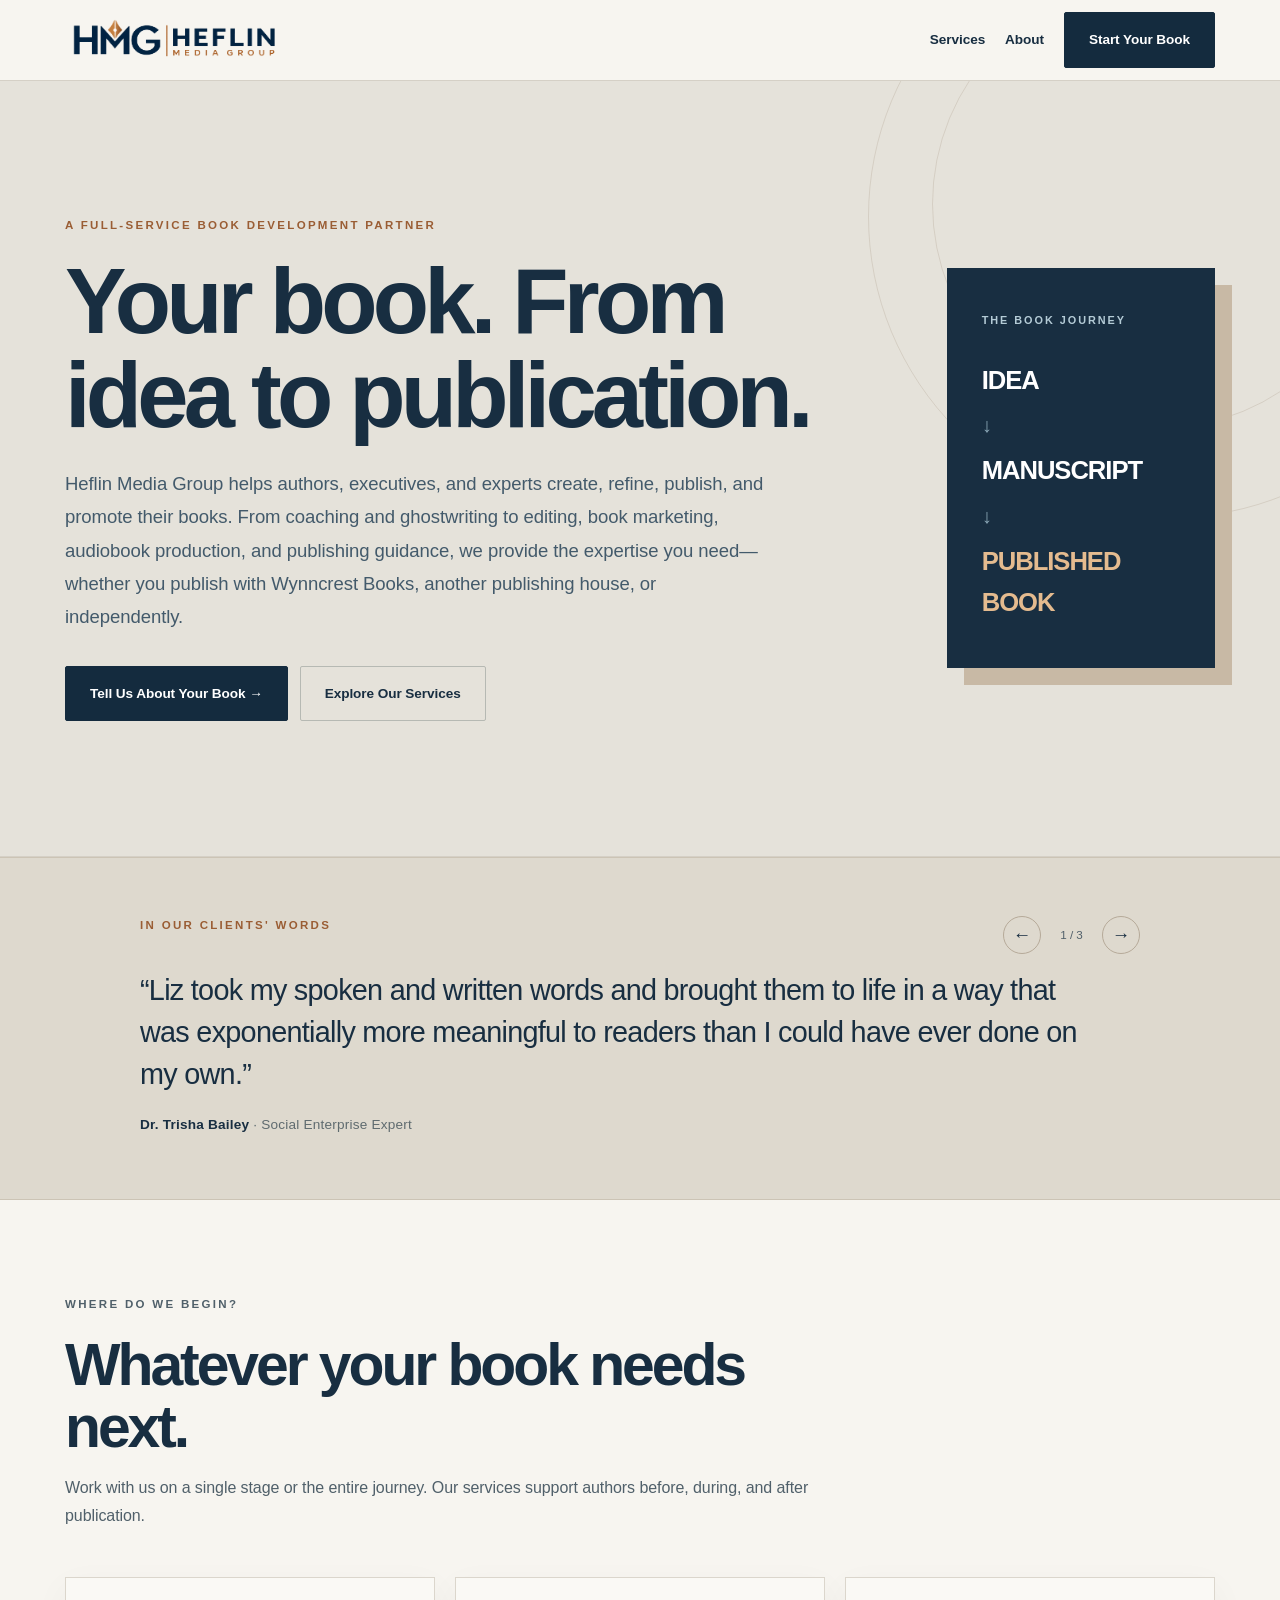
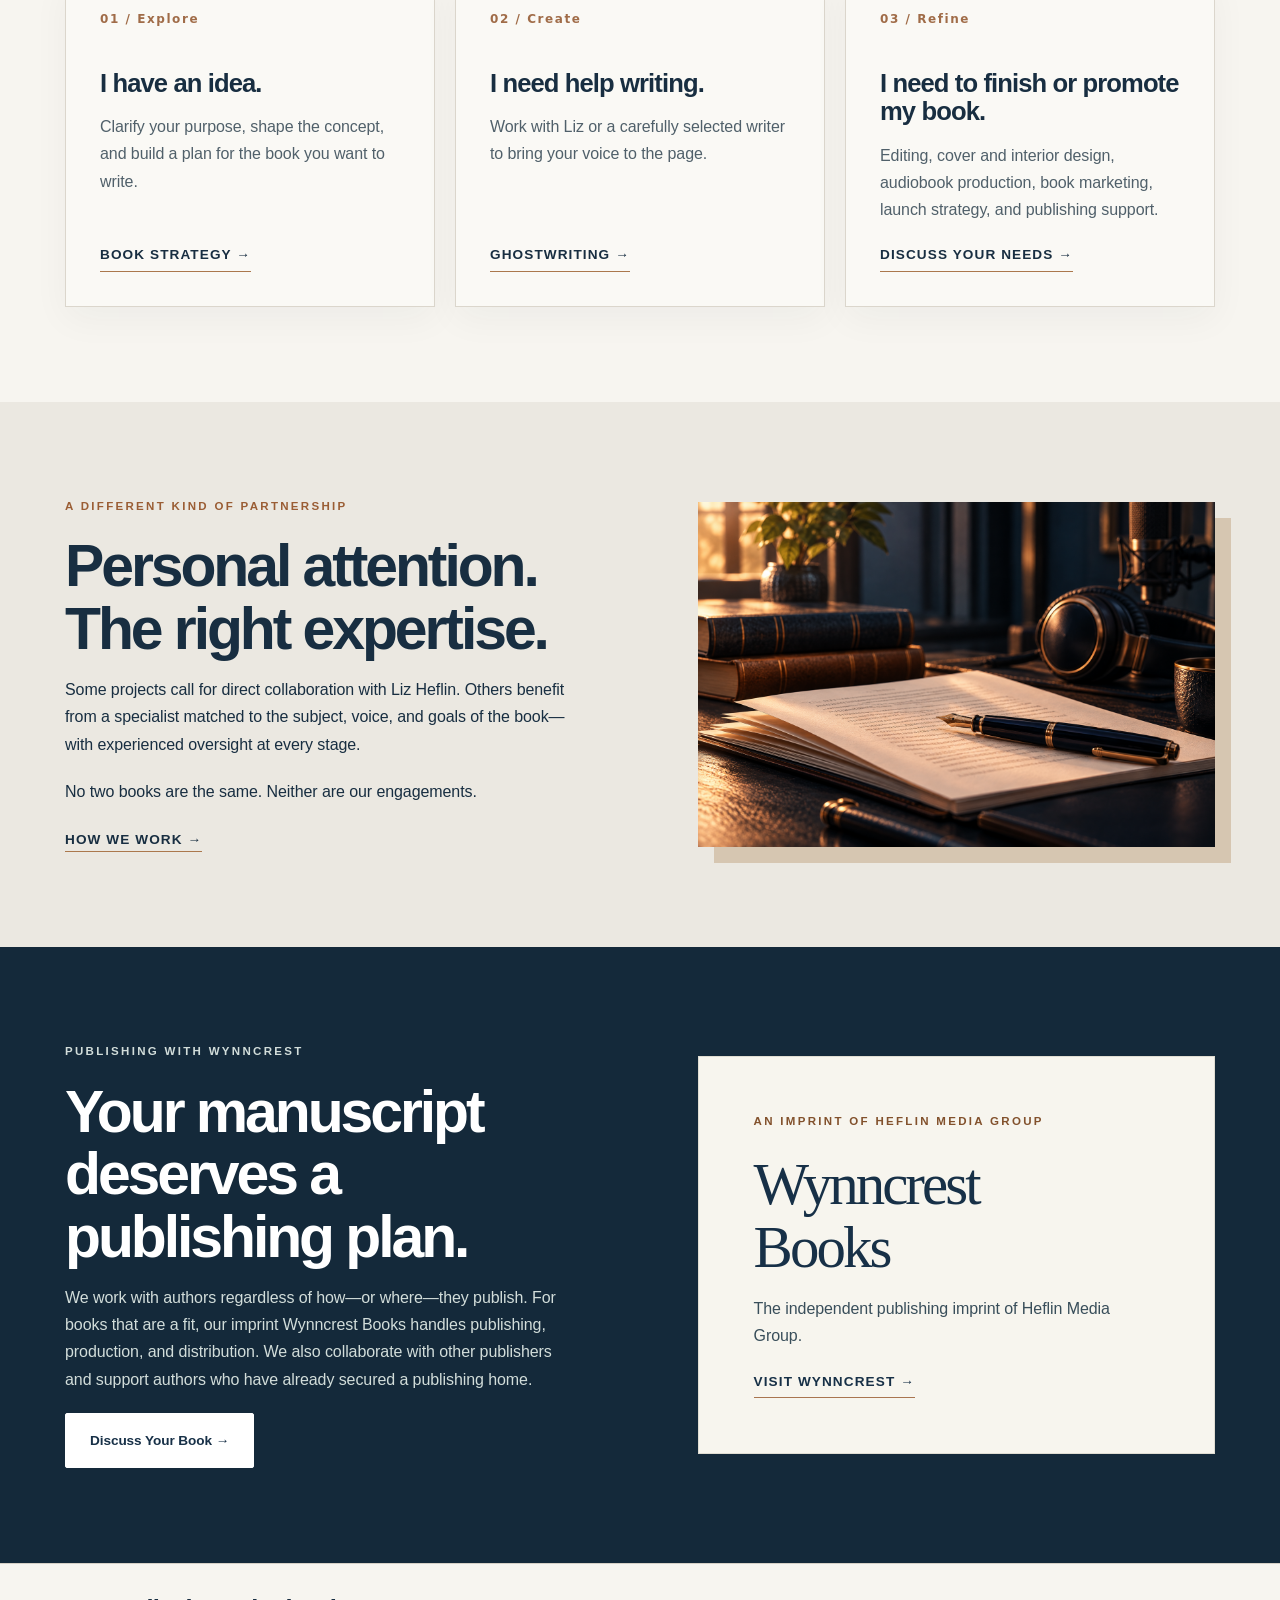
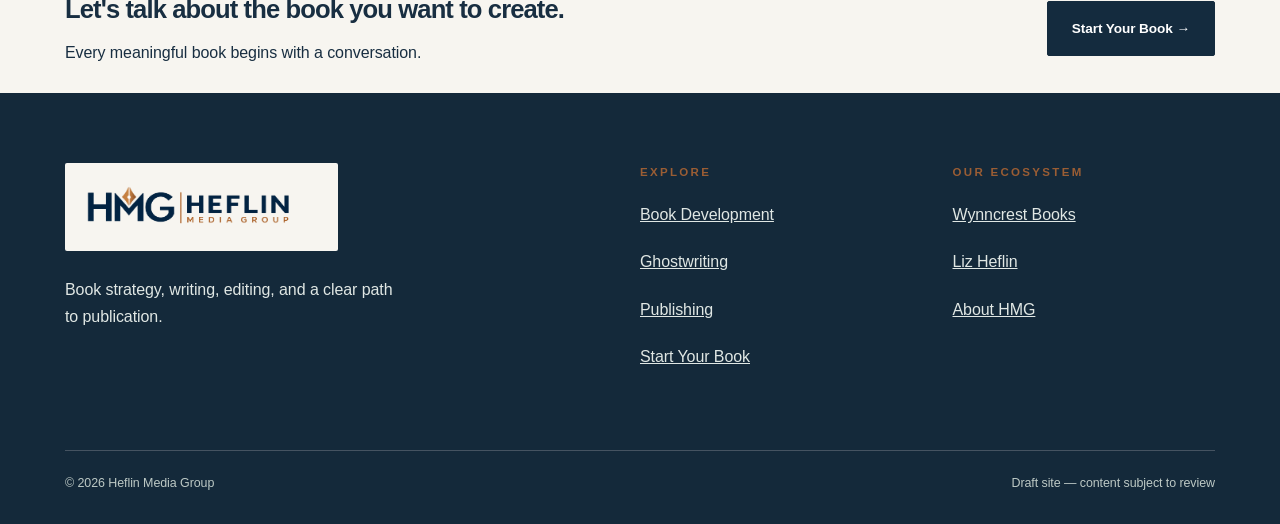
<file: index.html>
<!doctype html><html lang="en"><head><meta charset="utf-8"><meta name="viewport" content="width=device-width,initial-scale=1"><meta name="theme-color" content="#132a40"><meta name="robots" content="index,follow,max-image-preview:large"><title>Book Strategy, Ghostwriting & Manuscript Development | Heflin Media Group</title><meta name="description" content="Heflin Media Group helps authors and leaders create nonfiction books through strategy, coaching, ghostwriting and editorial development, with a path to publishing through Wynncrest Books."><link rel="canonical" href="https://heflinmedia.com/"><meta property="og:type" content="website"><meta property="og:site_name" content="Heflin Media Group"><meta property="og:title" content="Book Strategy, Ghostwriting & Manuscript Development | Heflin Media Group"><meta property="og:description" content="Heflin Media Group helps authors and leaders create nonfiction books through strategy, coaching, ghostwriting and editorial development, with a path to publishing through Wynncrest Books."><meta property="og:url" content="https://heflinmedia.com/"><meta property="og:image" content="https://heflinmedia.com/images/hmg-web.png"><meta name="twitter:card" content="summary"><script type="application/ld+json">{"@context":"https://schema.org","@graph":[{"@type":"Organization","@id":"https://heflinmedia.com/#organization","name":"Heflin Media Group","url":"https://heflinmedia.com/","logo":"https://heflinmedia.com/images/hmg-web.png","founder":{"@type":"Person","name":"Liz Heflin"},"subOrganization":{"@type":"Organization","name":"Wynncrest Books","url":"https://wynncrestbooks.com/"}},{"@type":"WebPage","@id":"https://heflinmedia.com/#webpage","url":"https://heflinmedia.com/","name":"Book Strategy, Ghostwriting & Manuscript Development | Heflin Media Group","description":"Heflin Media Group helps authors and leaders create nonfiction books through strategy, coaching, ghostwriting and editorial development, with a path to publishing through Wynncrest Books.","about":{"@id":"https://heflinmedia.com/#organization"},"isPartOf":{"@type":"WebSite","@id":"https://heflinmedia.com/#website","url":"https://heflinmedia.com/","name":"Heflin Media Group"}}]}</script><link rel="stylesheet" href="assets/css/style.css"><script src="assets/js/site.js" defer></script><link rel="icon" type="image/png" href="images/hmg-icon.png"><link rel="apple-touch-icon" href="images/hmg-icon.png"></head><body data-page="index"><header class="site-header"><div class="container nav"><a class="brand-logo" href="index.html" aria-label="Heflin Media Group home"><img src="images/hmg-web.png" alt="Heflin Media Group" width="240" height="80"></a><nav class="navlinks" aria-label="Main navigation"><a href="index.html#services">Services</a><a href="about.html">About</a><a class="button" href="contact.html">Start Your Book</a></nav></div></header><main><section class="hero agency-hero"><div class="container hero-grid"><div><p class="eyebrow">A full-service book development partner</p><h1>Your book. From idea to publication.</h1><p class="lede">Heflin Media Group helps authors, executives, and experts create, refine, publish, and promote their books. From coaching and ghostwriting to editing, book marketing, audiobook production, and publishing guidance, we provide the expertise you need—whether you publish with Wynncrest Books, another publishing house, or independently.</p><div class="buttonrow"><a class="button" href="contact.html">Tell Us About Your Book →</a><a class="button light" href="#services">Explore Our Services</a></div></div><aside class="hero-aside"><span class="diagram-label">THE BOOK JOURNEY</span><span class="journey-line">IDEA</span><em>↓</em><span class="journey-line">MANUSCRIPT</span><em>↓</em><span class="journey-line last">PUBLISHED BOOK</span></aside></div></section><section class="testimonial-band" aria-label="Client experiences"><div class="container testimonial-band-inner"><div class="testimonial-rotator" data-testimonial-rotator><div class="testimonial-rotator-head"><span class="eyebrow">In our clients' words</span><div class="testimonial-controls"><button type="button" data-testimonial-prev aria-label="Previous testimonial">←</button><span class="testimonial-count" data-testimonial-count>1 / 3</span><button type="button" data-testimonial-next aria-label="Next testimonial">→</button></div></div><blockquote data-testimonial-quote>“Liz took my spoken and written words and brought them to life in a way that was exponentially more meaningful to readers than I could have ever done on my own.”</blockquote><p class="testimonial-credit" data-testimonial-credit>Dr. Trisha Bailey <span>· Social Enterprise Expert</span></p><script type="application/json" class="testimonial-data">[{"quote":"Liz took my spoken and written words and brought them to life in a way that was exponentially more meaningful to readers than I could have ever done on my own.","name":"Dr. Trisha Bailey","role":"Social Enterprise Expert"},{"quote":"Thank you for picking up the golden threads and doing the heavy lifting of showing me the theme. Much appreciated!","name":"Stacie Shifflett","role":"CEO, Modern Consciousness®"},{"quote":"During this process I had a personal family emergency and I had to pause my engagement for a few weeks. However, Liz was patient, concerned and continued with me when my status changed. Together, we met the required deadline with as little stress as possible. Forever GRATEFUL Liz.","name":"Dr. Carolyn Love","role":"Founder, Greater Progressive Community Development, Inc."}]</script></div></div></section><section class="section services-section" id="services"><div class="container"><div class="intro"><p class="eyebrow">Where do we begin?</p><h2>Whatever your book needs next.</h2><p>Work with us on a single stage or the entire journey. Our services support authors before, during, and after publication.</p></div><div class="cards"><article class="card"><span class="index">01 / Explore</span><h3>I have an idea.</h3><p>Clarify your purpose, shape the concept, and build a plan for the book you want to write.</p><a class="textlink" href="book-development.html">Book strategy →</a></article><article class="card"><span class="index">02 / Create</span><h3>I need help writing.</h3><p>Work with Liz or a carefully selected writer to bring your voice to the page.</p><a class="textlink" href="ghostwriting.html">Ghostwriting →</a></article><article class="card"><span class="index">03 / Refine</span><h3>I need to finish or promote my book.</h3><p>Editing, cover and interior design, audiobook production, book marketing, launch strategy, and publishing support.</p><a class="textlink" href="contact.html">Discuss your needs →</a></article></div></div></section><section class="section alt"><div class="container split"><div><p class="eyebrow">A different kind of partnership</p><h2>Personal attention. The right expertise.</h2><p>Some projects call for direct collaboration with Liz Heflin. Others benefit from a specialist matched to the subject, voice, and goals of the book—with experienced oversight at every stage.</p><p>No two books are the same. Neither are our engagements.</p><a class="textlink" href="about.html">How we work →</a></div><figure class="editorial-photo"><img src="images/image-1.png" alt="Fountain pen and manuscript pages on a warmly lit editorial desk" loading="lazy"></figure></div></section><section class="section dark publishing-bridge"><div class="container split"><div><p class="eyebrow">Publishing with Wynncrest</p><h2>Your manuscript deserves a publishing plan.</h2><p>We work with authors regardless of how—or where—they publish. For books that are a fit, our imprint Wynncrest Books handles publishing, production, and distribution. We also collaborate with other publishers and support authors who have already secured a publishing home.</p><a class="button button-inverse" href="contact.html">Discuss Your Book →</a></div><div class="feature-panel wynncrest-panel"><p class="eyebrow">An imprint of Heflin Media Group</p><h2>Wynncrest<br>Books</h2><p>The independent publishing imprint of Heflin Media Group.</p><a href="https://www.wynncrestbooks.com/" class="textlink">Visit Wynncrest →</a></div></div></section><section class="strip"><div class="container"><h3>Let's talk about the book you want to create.</h3><a href="contact.html" class="button">Start Your Book →</a></div></section></main><footer class="footer"><div class="container"><p>Heflin Media Group · Book strategy, writing, editing, and a clear path to publication.</p><p><a href="https://wynncrestbooks.com/">Wynncrest Books</a> · <a href="contact.html">Contact</a></p></div></footer></body></html>
</file>
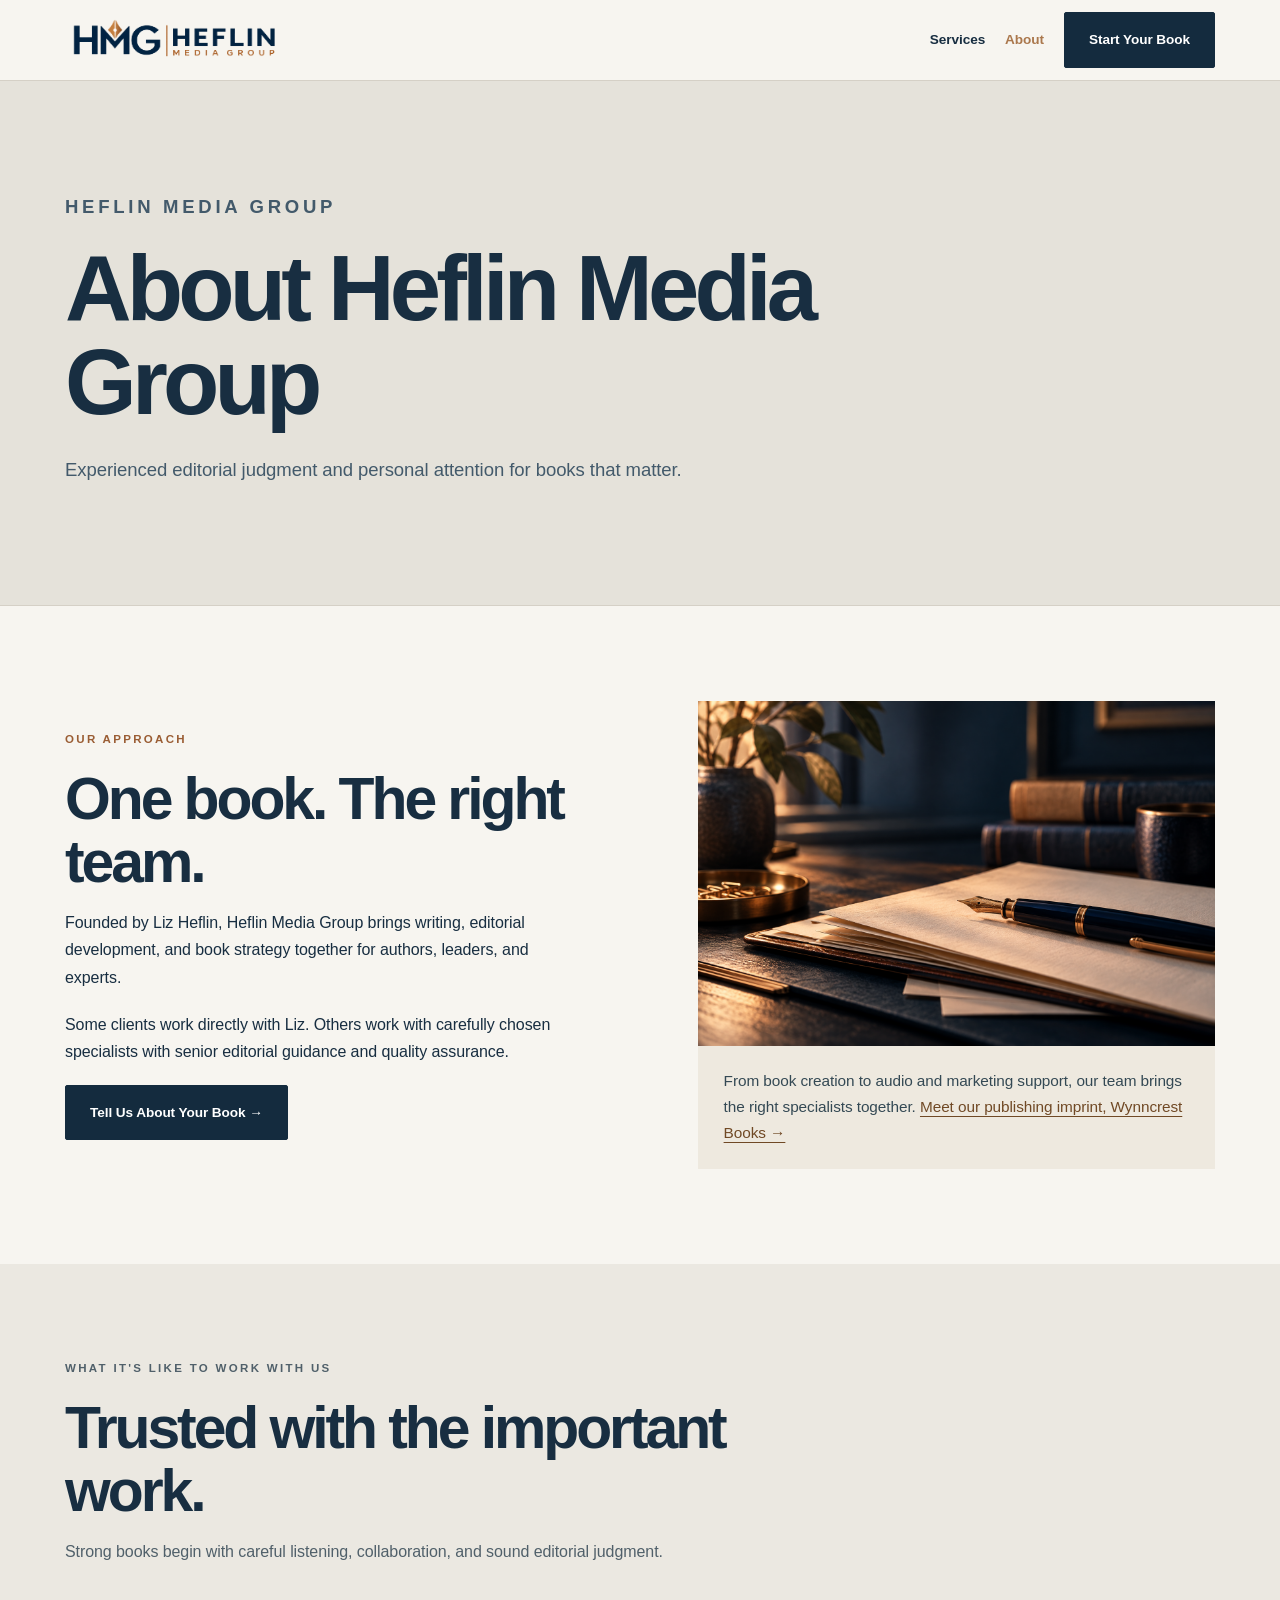
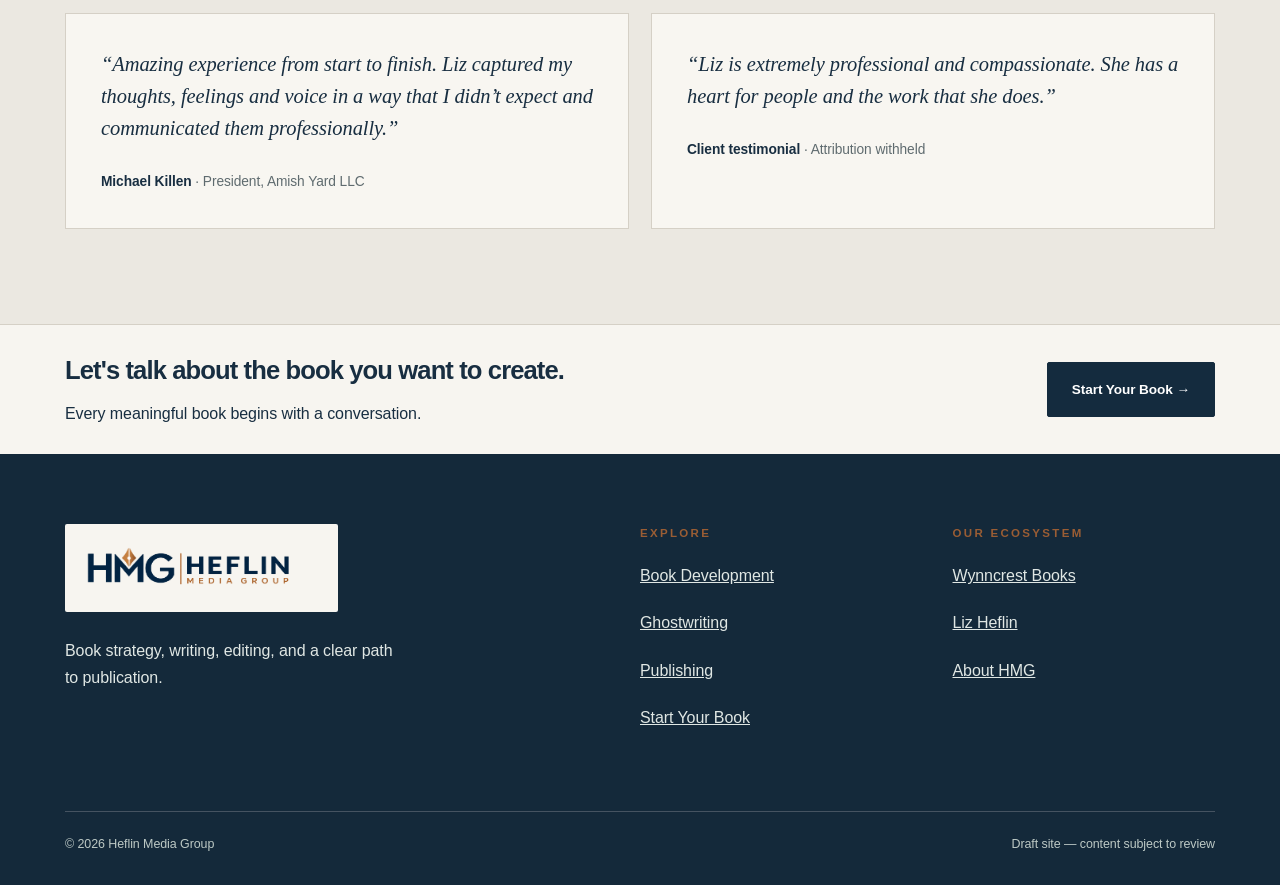
<file: about.html>
<!doctype html><html lang="en"><head><meta charset="utf-8"><meta name="viewport" content="width=device-width,initial-scale=1"><meta name="theme-color" content="#132a40"><meta name="robots" content="index,follow,max-image-preview:large"><title>About Heflin Media Group & Liz Heflin</title><meta name="description" content="Meet Heflin Media Group, founded by Liz Heflin, and learn how its writers and editors support authors from strategy through manuscript completion."><link rel="canonical" href="https://heflinmedia.com/about.html"><meta property="og:type" content="website"><meta property="og:site_name" content="Heflin Media Group"><meta property="og:title" content="About Heflin Media Group & Liz Heflin"><meta property="og:description" content="Meet Heflin Media Group, founded by Liz Heflin, and learn how its writers and editors support authors from strategy through manuscript completion."><meta property="og:url" content="https://heflinmedia.com/about.html"><meta property="og:image" content="https://heflinmedia.com/images/hmg-web.png"><meta name="twitter:card" content="summary"><script type="application/ld+json">{"@context":"https://schema.org","@graph":[{"@type":"Organization","@id":"https://heflinmedia.com/#organization","name":"Heflin Media Group","url":"https://heflinmedia.com/","logo":"https://heflinmedia.com/images/hmg-web.png","founder":{"@type":"Person","name":"Liz Heflin"},"subOrganization":{"@type":"Organization","name":"Wynncrest Books","url":"https://wynncrestbooks.com/"}},{"@type":"WebPage","@id":"https://heflinmedia.com/about.html#webpage","url":"https://heflinmedia.com/about.html","name":"About Heflin Media Group & Liz Heflin","description":"Meet Heflin Media Group, founded by Liz Heflin, and learn how its writers and editors support authors from strategy through manuscript completion.","about":{"@id":"https://heflinmedia.com/#organization"},"isPartOf":{"@type":"WebSite","@id":"https://heflinmedia.com/#website","url":"https://heflinmedia.com/","name":"Heflin Media Group"}}]}</script><link rel="stylesheet" href="assets/css/style.css"><script src="assets/js/site.js" defer></script><link rel="icon" type="image/png" href="images/hmg-icon.png"><link rel="apple-touch-icon" href="images/hmg-icon.png"></head><body data-page="about"><header class="site-header"><div class="container nav"><a class="brand-logo" href="index.html" aria-label="Heflin Media Group home"><img src="images/hmg-web.png" alt="Heflin Media Group" width="240" height="80"></a><nav class="navlinks" aria-label="Main navigation"><a href="index.html">Home</a><a href="book-development.html">Book Development</a><a href="ghostwriting.html">Ghostwriting</a><a href="publishing.html">Publishing</a><a href="about.html">About</a><a href="contact.html">Start Your Book</a></nav></div></header><main><section class="pagehero"><div class="container"><p class="eyebrow">Heflin Media Group</p><h1>About Heflin Media Group</h1><p>Experienced editorial judgment and personal attention for books that matter.</p></div></section><section class="section"><div class="container split"><div><p class="eyebrow">Our approach</p><h2>One book. The right team.</h2><p>Founded by Liz Heflin, Heflin Media Group brings writing, editorial development, and book strategy together for authors, leaders, and experts.</p><p>Some clients work directly with Liz. Others work with carefully chosen specialists with senior editorial guidance and quality assurance.</p><a class="button" href="contact.html">Tell Us About Your Book →</a></div><div class="about-visual"><img src="images/image-3.png" alt="Writing and audio production equipment beside manuscripts and books" loading="lazy"><p>From book creation to audio and marketing support, our team brings the right specialists together. <a href="https://www.wynncrestbooks.com/">Meet our publishing imprint, Wynncrest Books →</a></p></div></div></section><section class="section alt about-testimonials"><div class="container"><div class="intro"><p class="eyebrow">What it's like to work with us</p><h2>Trusted with the important work.</h2><p>Strong books begin with careful listening, collaboration, and sound editorial judgment.</p></div><div class="testimonial-pair"><figure class="testimonial-card"><blockquote>“Amazing experience from start to finish. Liz captured my thoughts, feelings and voice in a way that I didn’t expect and communicated them professionally.”</blockquote><figcaption>Michael Killen <span>· President, Amish Yard LLC</span></figcaption></figure><figure class="testimonial-card"><blockquote>“Liz is extremely professional and compassionate. She has a heart for people and the work that she does.”</blockquote><figcaption>Client testimonial <span>· Attribution withheld</span></figcaption></figure></div></div></section><section class="strip"><div class="container"><h3>Let's talk about the book you want to create.</h3><a href="contact.html" class="button">Start Your Book →</a></div></section></main><footer class="footer"><div class="container"><p>Heflin Media Group · Book strategy, writing, editing, and a clear path to publication.</p><p><a href="https://wynncrestbooks.com/">Wynncrest Books</a> · <a href="contact.html">Contact</a></p></div></footer></body></html>
</file>
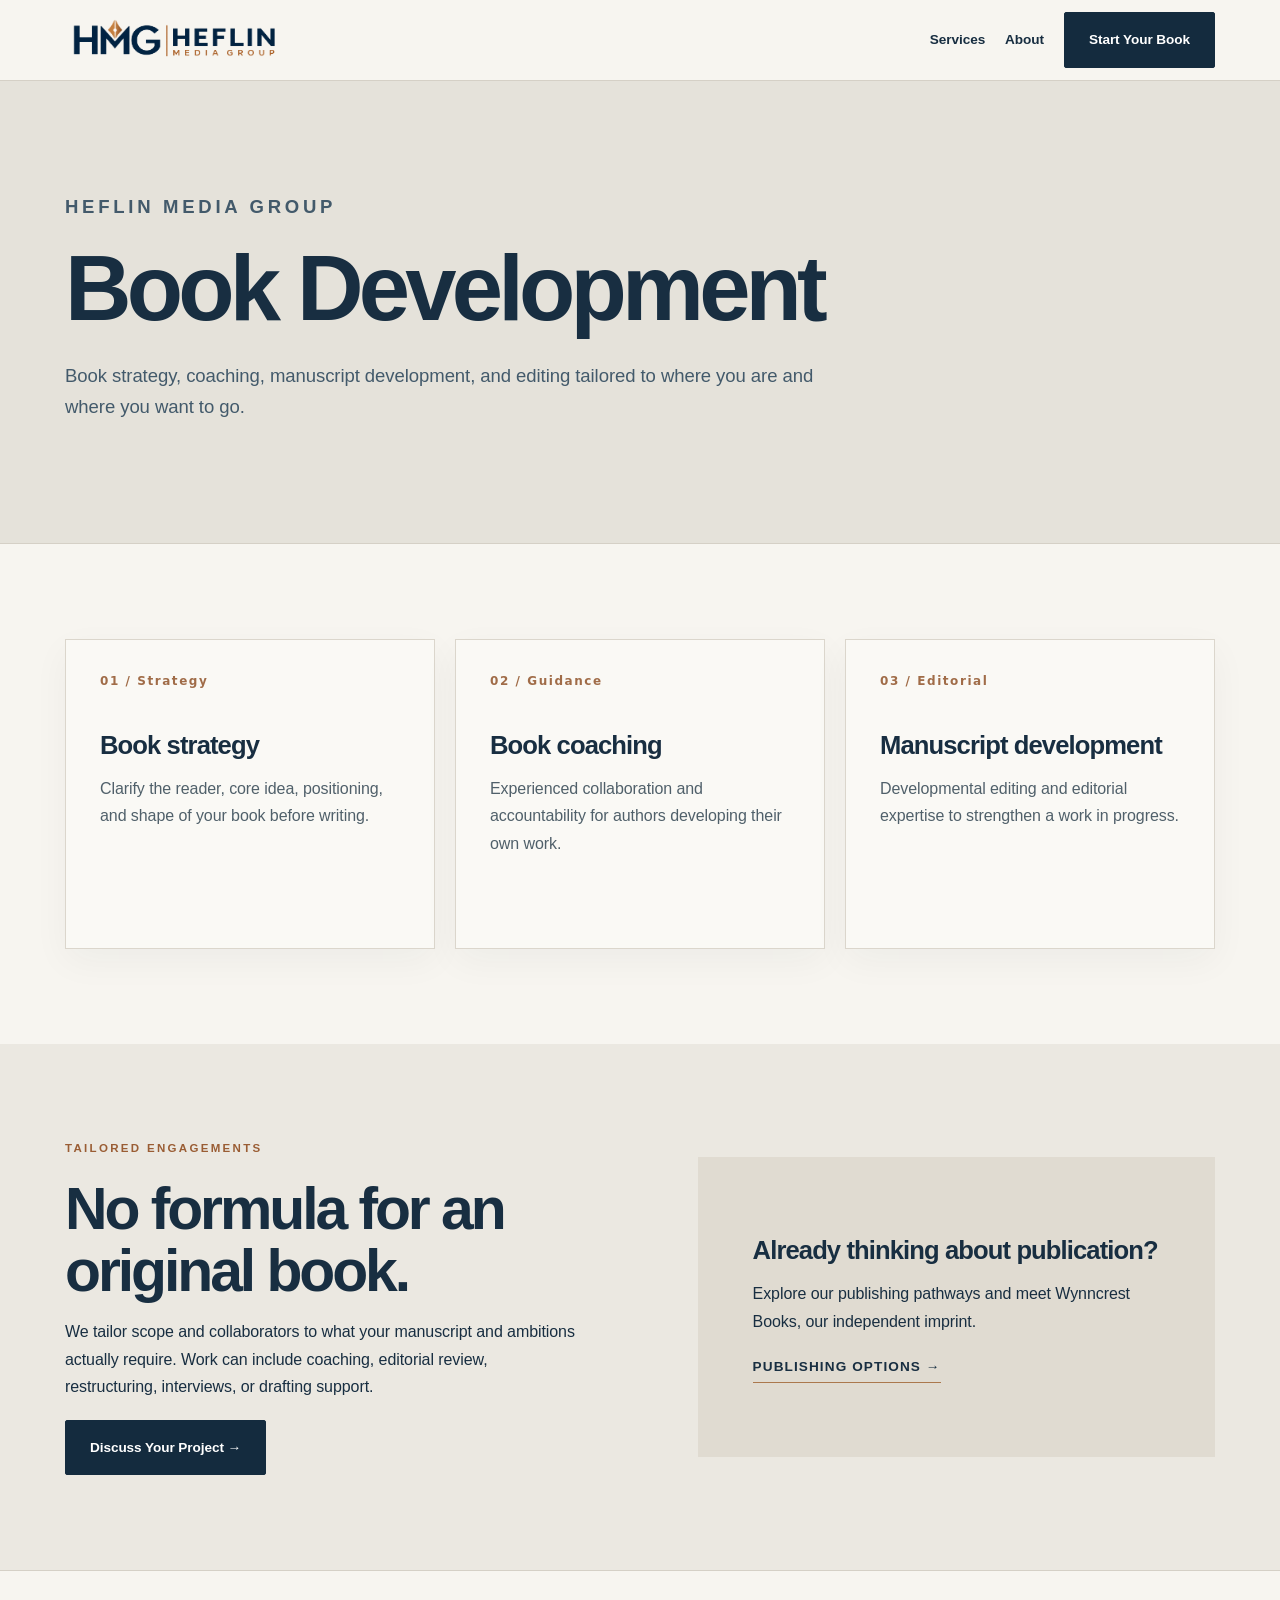
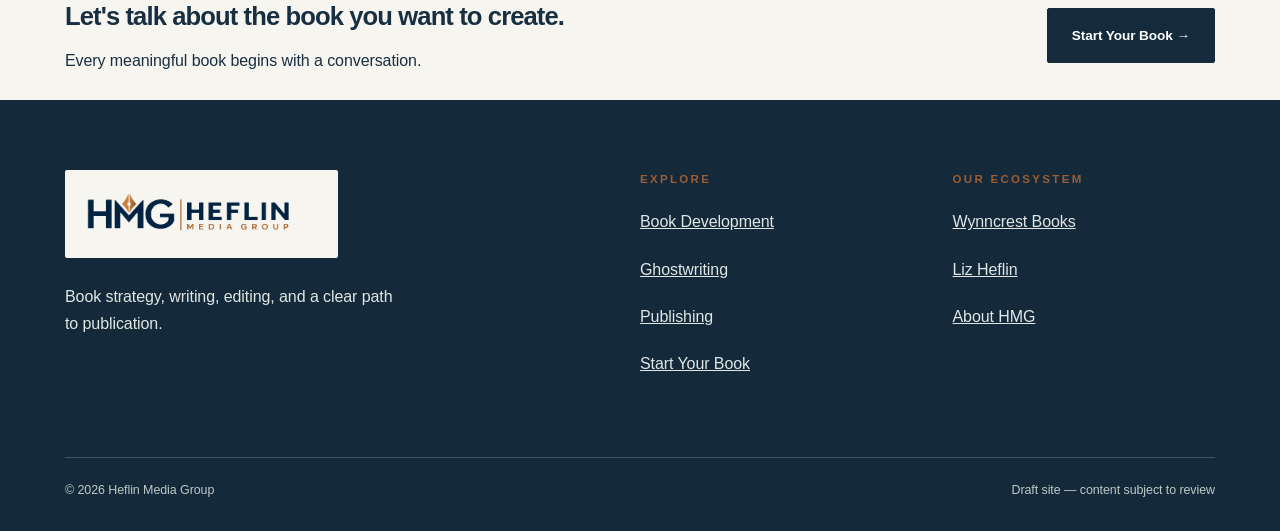
<file: book-development.html>
<!doctype html><html lang="en"><head><meta charset="utf-8"><meta name="viewport" content="width=device-width,initial-scale=1"><meta name="theme-color" content="#132a40"><meta name="robots" content="index,follow,max-image-preview:large"><title>Book Development, Strategy & Coaching | Heflin Media Group</title><meta name="description" content="Expert book strategy, coaching, manuscript development and editorial guidance tailored to authors, executives and thought leaders."><link rel="canonical" href="https://heflinmedia.com/book-development.html"><meta property="og:type" content="website"><meta property="og:site_name" content="Heflin Media Group"><meta property="og:title" content="Book Development, Strategy & Coaching | Heflin Media Group"><meta property="og:description" content="Expert book strategy, coaching, manuscript development and editorial guidance tailored to authors, executives and thought leaders."><meta property="og:url" content="https://heflinmedia.com/book-development.html"><meta property="og:image" content="https://heflinmedia.com/images/hmg-web.png"><meta name="twitter:card" content="summary"><script type="application/ld+json">{"@context":"https://schema.org","@graph":[{"@type":"Organization","@id":"https://heflinmedia.com/#organization","name":"Heflin Media Group","url":"https://heflinmedia.com/","logo":"https://heflinmedia.com/images/hmg-web.png","founder":{"@type":"Person","name":"Liz Heflin"},"subOrganization":{"@type":"Organization","name":"Wynncrest Books","url":"https://wynncrestbooks.com/"}},{"@type":"WebPage","@id":"https://heflinmedia.com/book-development.html#webpage","url":"https://heflinmedia.com/book-development.html","name":"Book Development, Strategy & Coaching | Heflin Media Group","description":"Expert book strategy, coaching, manuscript development and editorial guidance tailored to authors, executives and thought leaders.","about":{"@id":"https://heflinmedia.com/#organization"},"isPartOf":{"@type":"WebSite","@id":"https://heflinmedia.com/#website","url":"https://heflinmedia.com/","name":"Heflin Media Group"}},{"@type":"Service","name":"Book Strategy and Manuscript Development","provider":{"@id":"https://heflinmedia.com/#organization"},"areaServed":"United States","url":"https://heflinmedia.com/book-development.html"}]}</script><link rel="stylesheet" href="assets/css/style.css"><script src="assets/js/site.js" defer></script><link rel="icon" type="image/png" href="images/hmg-icon.png"><link rel="apple-touch-icon" href="images/hmg-icon.png"></head><body data-page="book-development"><header class="site-header"><div class="container nav"><a class="brand-logo" href="index.html" aria-label="Heflin Media Group home"><img src="images/hmg-web.png" alt="Heflin Media Group" width="240" height="80"></a><nav class="navlinks" aria-label="Main navigation"><a href="index.html">Home</a><a href="book-development.html">Book Development</a><a href="ghostwriting.html">Ghostwriting</a><a href="publishing.html">Publishing</a><a href="about.html">About</a><a href="contact.html">Start Your Book</a></nav></div></header><main><section class="pagehero"><div class="container"><p class="eyebrow">Heflin Media Group</p><h1>Book Development</h1><p>Book strategy, coaching, manuscript development, and editing tailored to where you are and where you want to go.</p></div></section><section class="section"><div class="container"><div class="cards"><article class="card"><span class="index">01 / Strategy</span><h3>Book strategy</h3><p>Clarify the reader, core idea, positioning, and shape of your book before writing.</p></article><article class="card"><span class="index">02 / Guidance</span><h3>Book coaching</h3><p>Experienced collaboration and accountability for authors developing their own work.</p></article><article class="card"><span class="index">03 / Editorial</span><h3>Manuscript development</h3><p>Developmental editing and editorial expertise to strengthen a work in progress.</p></article></div></div></section><section class="section alt"><div class="container split"><div><p class="eyebrow">Tailored engagements</p><h2>No formula for an original book.</h2><p>We tailor scope and collaborators to what your manuscript and ambitions actually require. Work can include coaching, editorial review, restructuring, interviews, or drafting support.</p><a class="button" href="contact.html">Discuss Your Project →</a></div><div class="feature-panel"><h3>Already thinking about publication?</h3><p>Explore our publishing pathways and meet Wynncrest Books, our independent imprint.</p><a class="textlink" href="publishing.html">Publishing options →</a></div></div></section><section class="strip"><div class="container"><h3>Let's talk about the book you want to create.</h3><a href="contact.html" class="button">Start Your Book →</a></div></section></main><footer class="footer"><div class="container"><p>Heflin Media Group · Book strategy, writing, editing, and a clear path to publication.</p><p><a href="https://wynncrestbooks.com/">Wynncrest Books</a> · <a href="contact.html">Contact</a></p></div></footer></body></html>
</file>
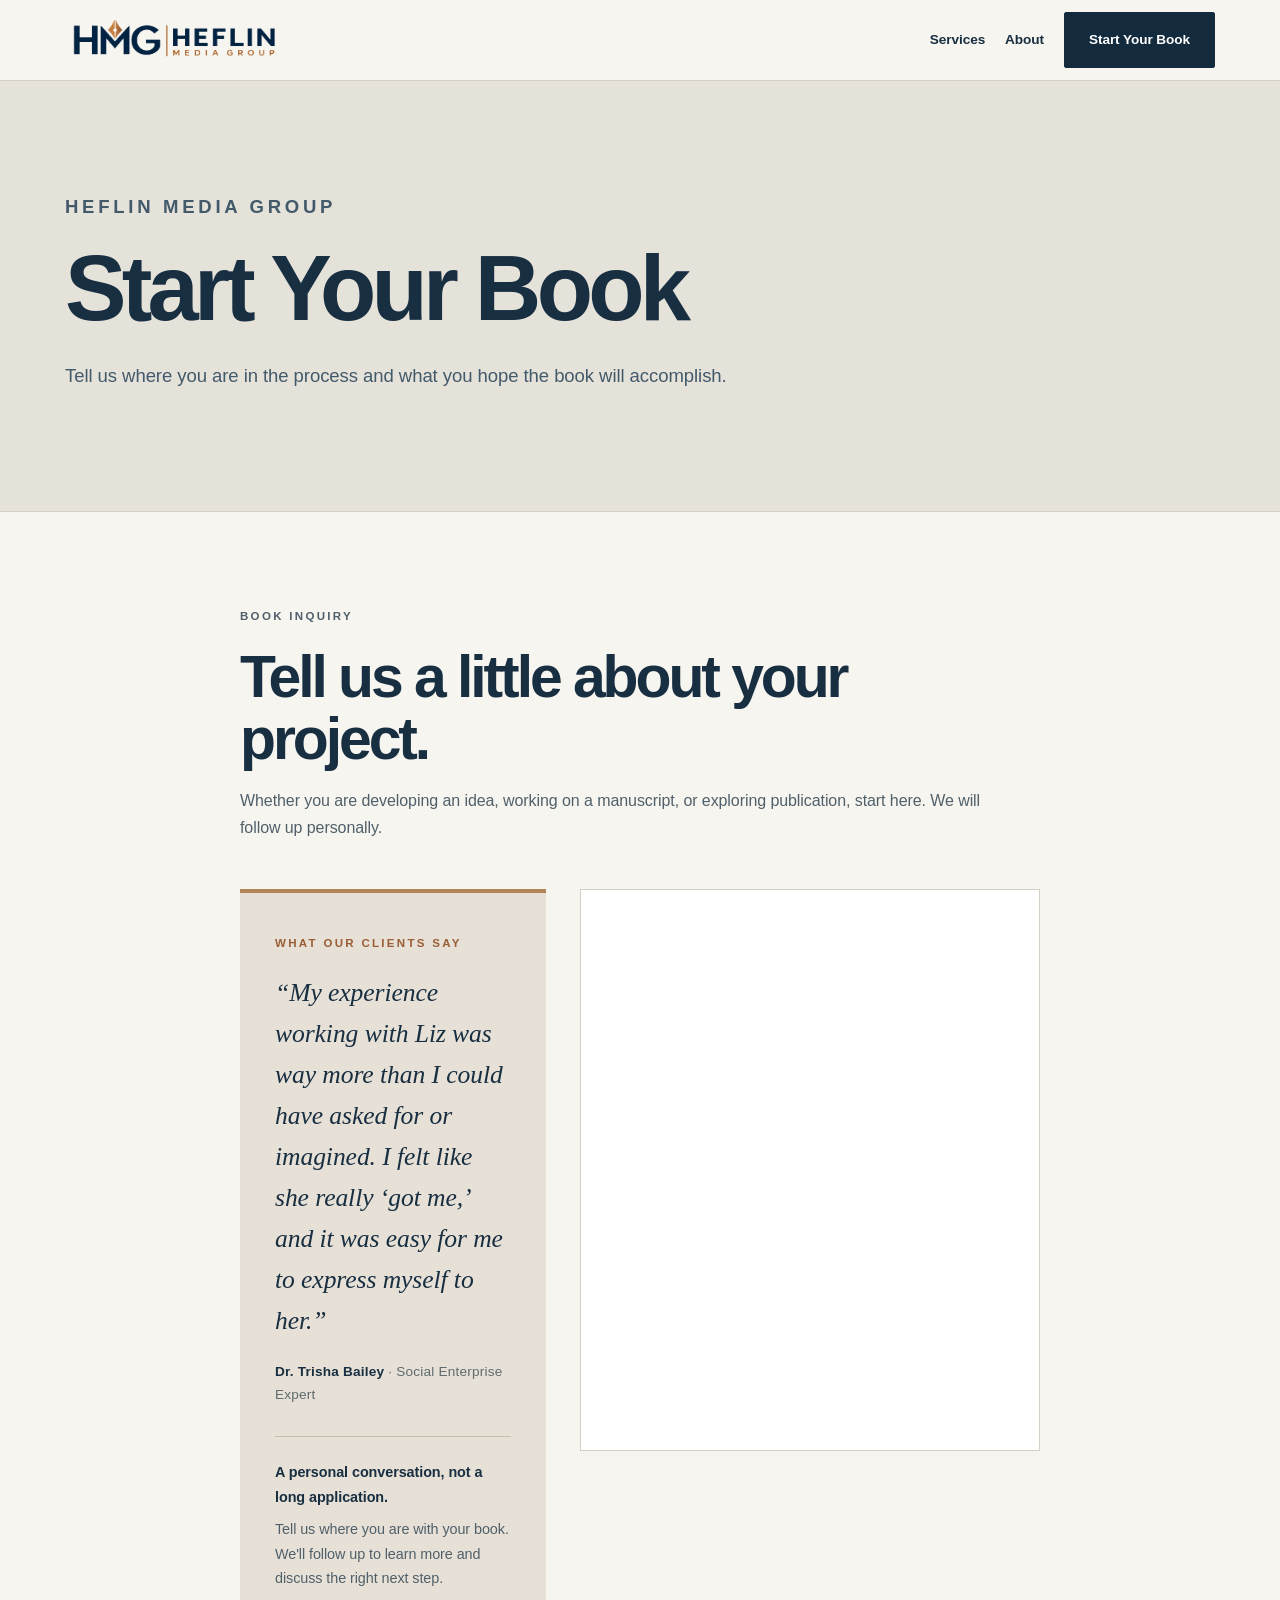
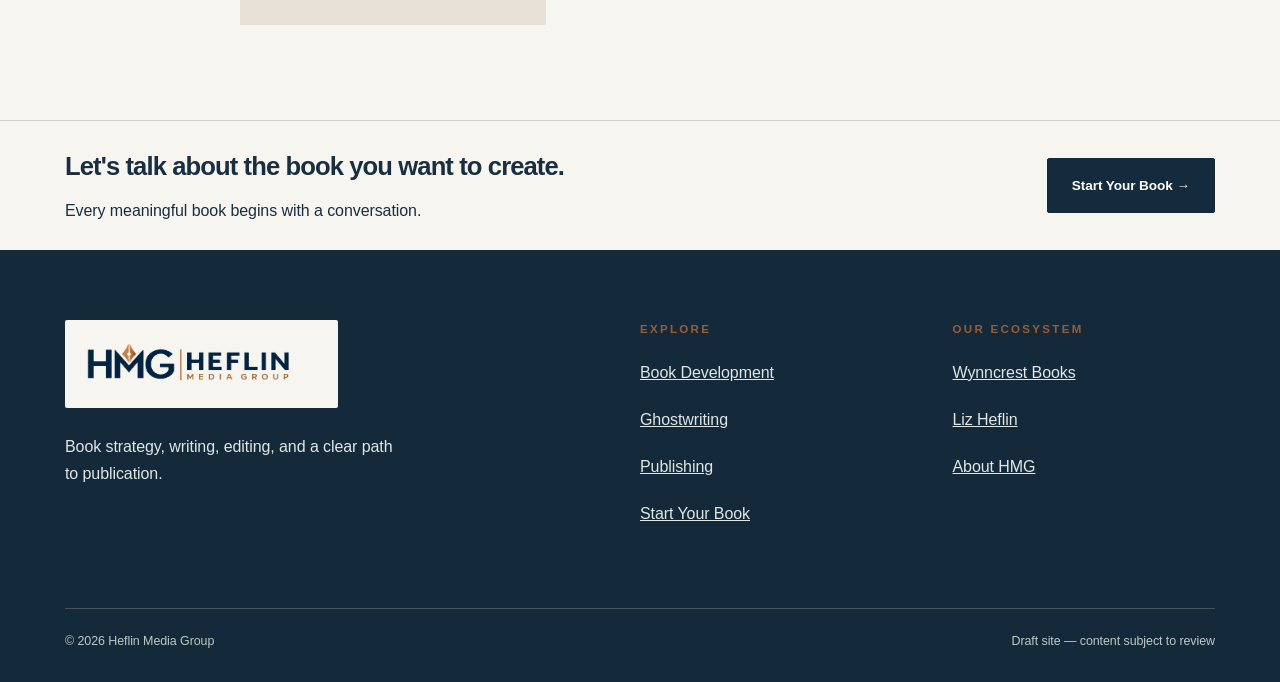
<file: contact.html>
<!doctype html><html lang="en"><head><meta charset="utf-8"><meta name="viewport" content="width=device-width,initial-scale=1"><meta name="theme-color" content="#132a40"><meta name="robots" content="index,follow,max-image-preview:large"><title>Start Your Book | Contact Heflin Media Group</title><meta name="description" content="Contact Heflin Media Group about nonfiction book strategy, coaching, ghostwriting, manuscript development and editorial services."><link rel="canonical" href="https://heflinmedia.com/contact.html"><meta property="og:type" content="website"><meta property="og:site_name" content="Heflin Media Group"><meta property="og:title" content="Start Your Book | Contact Heflin Media Group"><meta property="og:description" content="Contact Heflin Media Group about nonfiction book strategy, coaching, ghostwriting, manuscript development and editorial services."><meta property="og:url" content="https://heflinmedia.com/contact.html"><meta property="og:image" content="https://heflinmedia.com/images/hmg-web.png"><meta name="twitter:card" content="summary"><script type="application/ld+json">{"@context":"https://schema.org","@graph":[{"@type":"Organization","@id":"https://heflinmedia.com/#organization","name":"Heflin Media Group","url":"https://heflinmedia.com/","logo":"https://heflinmedia.com/images/hmg-web.png","founder":{"@type":"Person","name":"Liz Heflin"},"subOrganization":{"@type":"Organization","name":"Wynncrest Books","url":"https://wynncrestbooks.com/"}},{"@type":"WebPage","@id":"https://heflinmedia.com/contact.html#webpage","url":"https://heflinmedia.com/contact.html","name":"Start Your Book | Contact Heflin Media Group","description":"Contact Heflin Media Group about nonfiction book strategy, coaching, ghostwriting, manuscript development and editorial services.","about":{"@id":"https://heflinmedia.com/#organization"},"isPartOf":{"@type":"WebSite","@id":"https://heflinmedia.com/#website","url":"https://heflinmedia.com/","name":"Heflin Media Group"}}]}</script><link rel="stylesheet" href="assets/css/style.css"><script src="assets/js/site.js" defer></script><link rel="icon" type="image/png" href="images/hmg-icon.png"><link rel="apple-touch-icon" href="images/hmg-icon.png"></head><body data-page="contact"><header class="site-header"><div class="container nav"><a class="brand-logo" href="index.html" aria-label="Heflin Media Group home"><img src="images/hmg-web.png" alt="Heflin Media Group" width="240" height="80"></a><nav class="navlinks" aria-label="Main navigation"><a href="index.html">Home</a><a href="book-development.html">Book Development</a><a href="ghostwriting.html">Ghostwriting</a><a href="publishing.html">Publishing</a><a href="about.html">About</a><a href="contact.html">Start Your Book</a></nav></div></header><main><section class="pagehero"><div class="container"><p class="eyebrow">Heflin Media Group</p><h1>Start Your Book</h1><p>Tell us where you are in the process and what you hope the book will accomplish.</p></div></section><section class="section"><div class="container narrow"><div class="intro"><p class="eyebrow">Book inquiry</p><h2>Tell us a little about your project.</h2><p>Whether you are developing an idea, working on a manuscript, or exploring publication, start here. We will follow up personally.</p></div><div class="inquiry-layout"><aside class="form-testimonial"><span class="eyebrow">What our clients say</span><blockquote>“My experience working with Liz was way more than I could have asked for or imagined. I felt like she really ‘got me,’ and it was easy for me to express myself to her.”</blockquote><p class="testimonial-credit">Dr. Trisha Bailey <span>· Social Enterprise Expert</span></p><div class="testimonial-reassurance"><strong>A personal conversation, not a long application.</strong><p>Tell us where you are with your book. We'll follow up to learn more and discuss the right next step.</p></div></aside><div class="hmg-inquiry-embed"><iframe class="hmg-airtable-form" src="https://airtable.com/embed/apploMRMRMnHPAgcf/shrUVqKQDPM6XEQXq" title="Heflin Media Group Book Inquiry" width="100%" height="533" frameborder="0" loading="lazy"></iframe></div></div></div></section><section class="strip"><div class="container"><h3>Let's talk about the book you want to create.</h3><a href="contact.html" class="button">Start Your Book →</a></div></section></main><footer class="footer"><div class="container"><p>Heflin Media Group · Book strategy, writing, editing, and a clear path to publication.</p><p><a href="https://wynncrestbooks.com/">Wynncrest Books</a> · <a href="contact.html">Contact</a></p></div></footer></body></html>
</file>
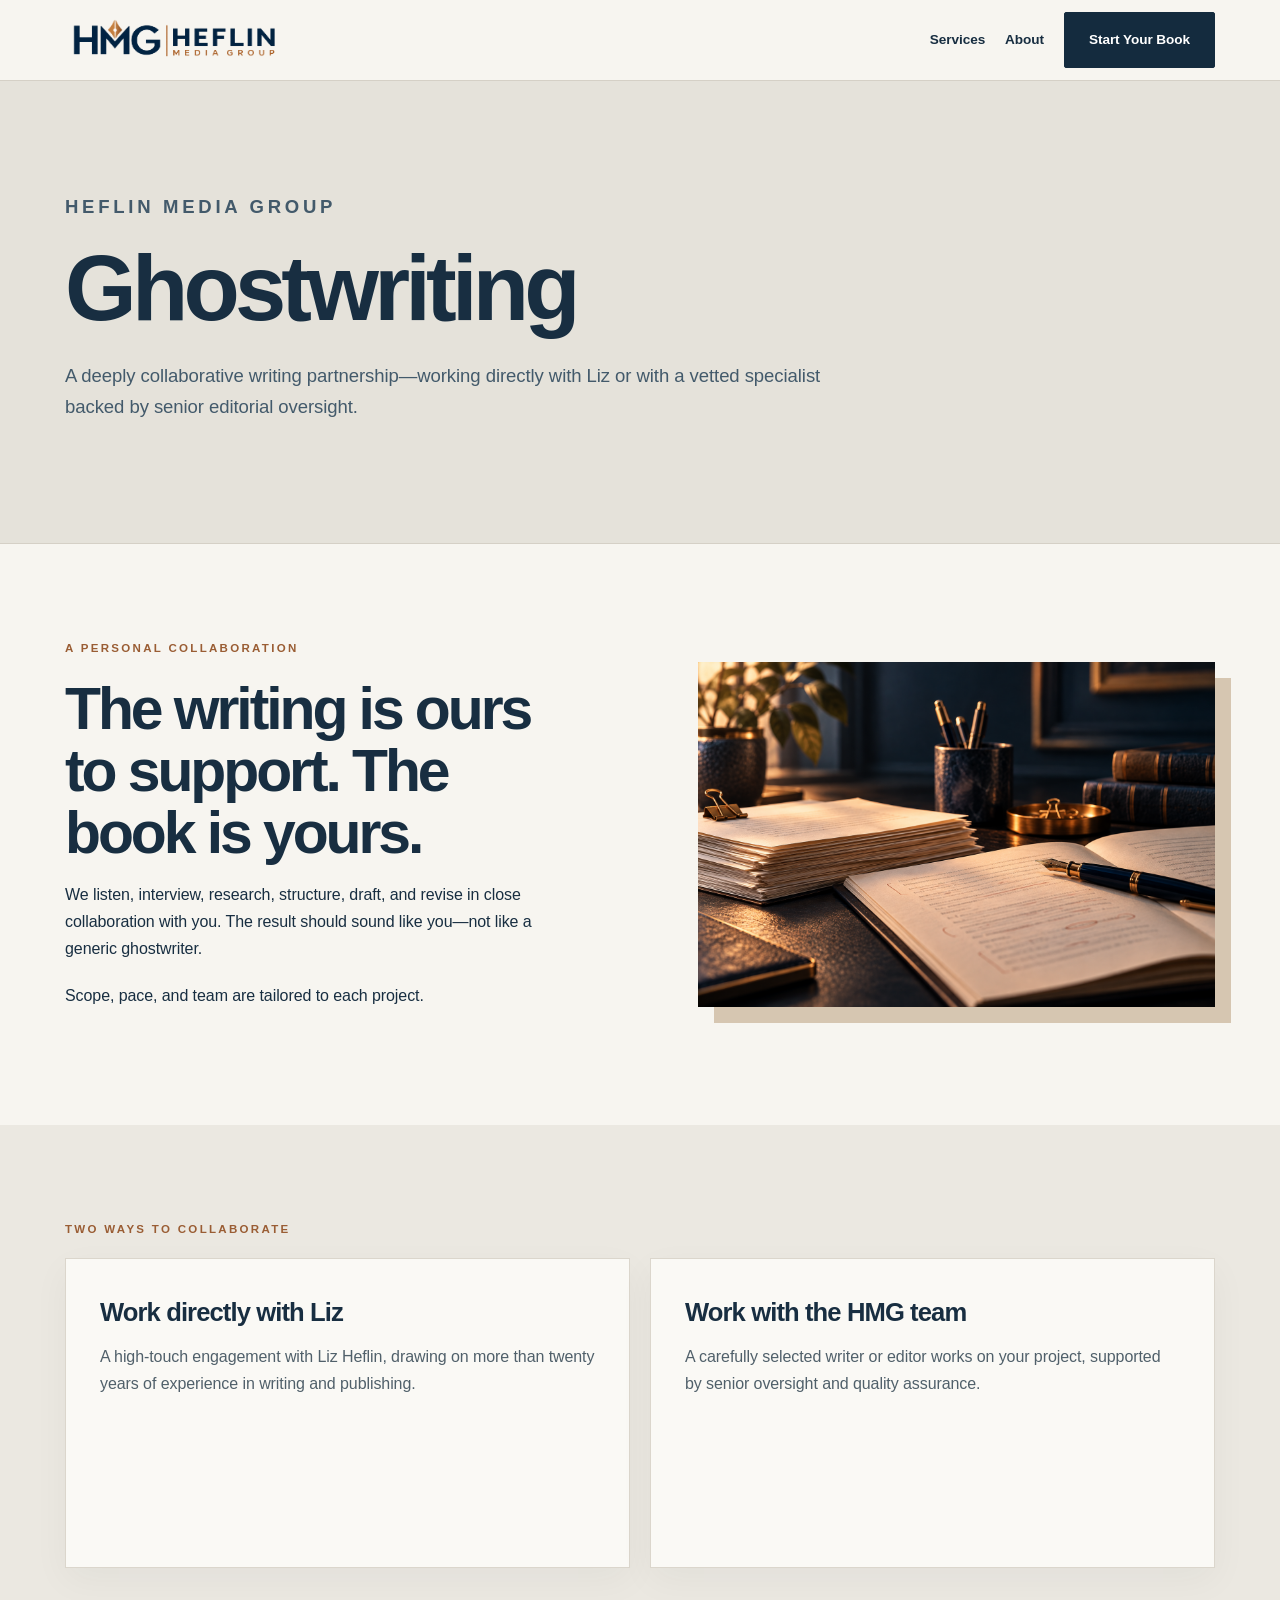
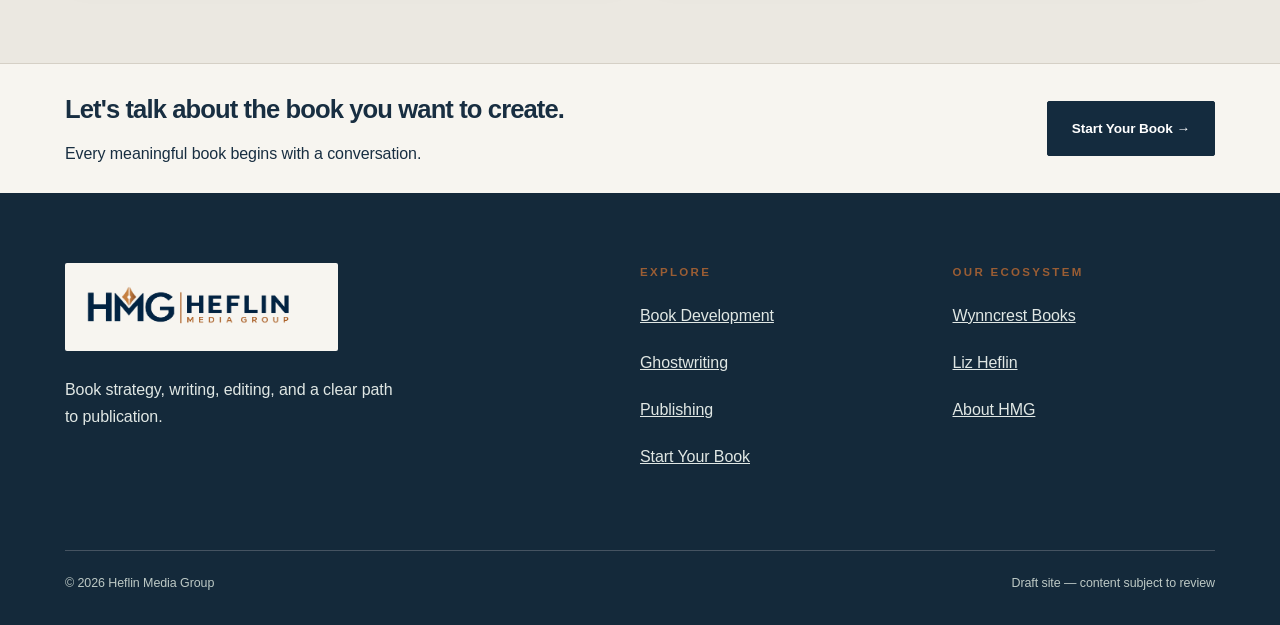
<file: ghostwriting.html>
<!doctype html><html lang="en"><head><meta charset="utf-8"><meta name="viewport" content="width=device-width,initial-scale=1"><meta name="theme-color" content="#132a40"><meta name="robots" content="index,follow,max-image-preview:large"><title>Nonfiction Ghostwriting Services | Heflin Media Group</title><meta name="description" content="Collaborative nonfiction ghostwriting with Liz Heflin or a vetted writing specialist, supported by experienced editorial oversight."><link rel="canonical" href="https://heflinmedia.com/ghostwriting.html"><meta property="og:type" content="website"><meta property="og:site_name" content="Heflin Media Group"><meta property="og:title" content="Nonfiction Ghostwriting Services | Heflin Media Group"><meta property="og:description" content="Collaborative nonfiction ghostwriting with Liz Heflin or a vetted writing specialist, supported by experienced editorial oversight."><meta property="og:url" content="https://heflinmedia.com/ghostwriting.html"><meta property="og:image" content="https://heflinmedia.com/images/hmg-web.png"><meta name="twitter:card" content="summary"><script type="application/ld+json">{"@context":"https://schema.org","@graph":[{"@type":"Organization","@id":"https://heflinmedia.com/#organization","name":"Heflin Media Group","url":"https://heflinmedia.com/","logo":"https://heflinmedia.com/images/hmg-web.png","founder":{"@type":"Person","name":"Liz Heflin"},"subOrganization":{"@type":"Organization","name":"Wynncrest Books","url":"https://wynncrestbooks.com/"}},{"@type":"WebPage","@id":"https://heflinmedia.com/ghostwriting.html#webpage","url":"https://heflinmedia.com/ghostwriting.html","name":"Nonfiction Ghostwriting Services | Heflin Media Group","description":"Collaborative nonfiction ghostwriting with Liz Heflin or a vetted writing specialist, supported by experienced editorial oversight.","about":{"@id":"https://heflinmedia.com/#organization"},"isPartOf":{"@type":"WebSite","@id":"https://heflinmedia.com/#website","url":"https://heflinmedia.com/","name":"Heflin Media Group"}},{"@type":"Service","name":"Nonfiction Ghostwriting","provider":{"@id":"https://heflinmedia.com/#organization"},"areaServed":"United States","url":"https://heflinmedia.com/ghostwriting.html"}]}</script><link rel="stylesheet" href="assets/css/style.css"><script src="assets/js/site.js" defer></script><link rel="icon" type="image/png" href="images/hmg-icon.png"><link rel="apple-touch-icon" href="images/hmg-icon.png"></head><body data-page="ghostwriting"><header class="site-header"><div class="container nav"><a class="brand-logo" href="index.html" aria-label="Heflin Media Group home"><img src="images/hmg-web.png" alt="Heflin Media Group" width="240" height="80"></a><nav class="navlinks" aria-label="Main navigation"><a href="index.html">Home</a><a href="book-development.html">Book Development</a><a href="ghostwriting.html">Ghostwriting</a><a href="publishing.html">Publishing</a><a href="about.html">About</a><a href="contact.html">Start Your Book</a></nav></div></header><main><section class="pagehero"><div class="container"><p class="eyebrow">Heflin Media Group</p><h1>Ghostwriting</h1><p>A deeply collaborative writing partnership—working directly with Liz or with a vetted specialist backed by senior editorial oversight.</p></div></section><section class="section"><div class="container split"><div><p class="eyebrow">A personal collaboration</p><h2>The writing is ours to support. The book is yours.</h2><p>We listen, interview, research, structure, draft, and revise in close collaboration with you. The result should sound like you—not like a generic ghostwriter.</p><p>Scope, pace, and team are tailored to each project.</p></div><figure class="editorial-photo"><img src="images/image-2.png" alt="Manuscript pages and editorial notes on a writer’s desk" loading="lazy"></figure></div></section><section class="section alt"><div class="container"><p class="eyebrow">Two ways to collaborate</p><div class="cards" style="grid-template-columns:repeat(auto-fit,minmax(270px,1fr))"><article class="card"><h3>Work directly with Liz</h3><p>A high-touch engagement with Liz Heflin, drawing on more than twenty years of experience in writing and publishing.</p></article><article class="card"><h3>Work with the HMG team</h3><p>A carefully selected writer or editor works on your project, supported by senior oversight and quality assurance.</p></article></div></div></section><section class="strip"><div class="container"><h3>Let's talk about the book you want to create.</h3><a href="contact.html" class="button">Start Your Book →</a></div></section></main><footer class="footer"><div class="container"><p>Heflin Media Group · Book strategy, writing, editing, and a clear path to publication.</p><p><a href="https://wynncrestbooks.com/">Wynncrest Books</a> · <a href="contact.html">Contact</a></p></div></footer></body></html>
</file>
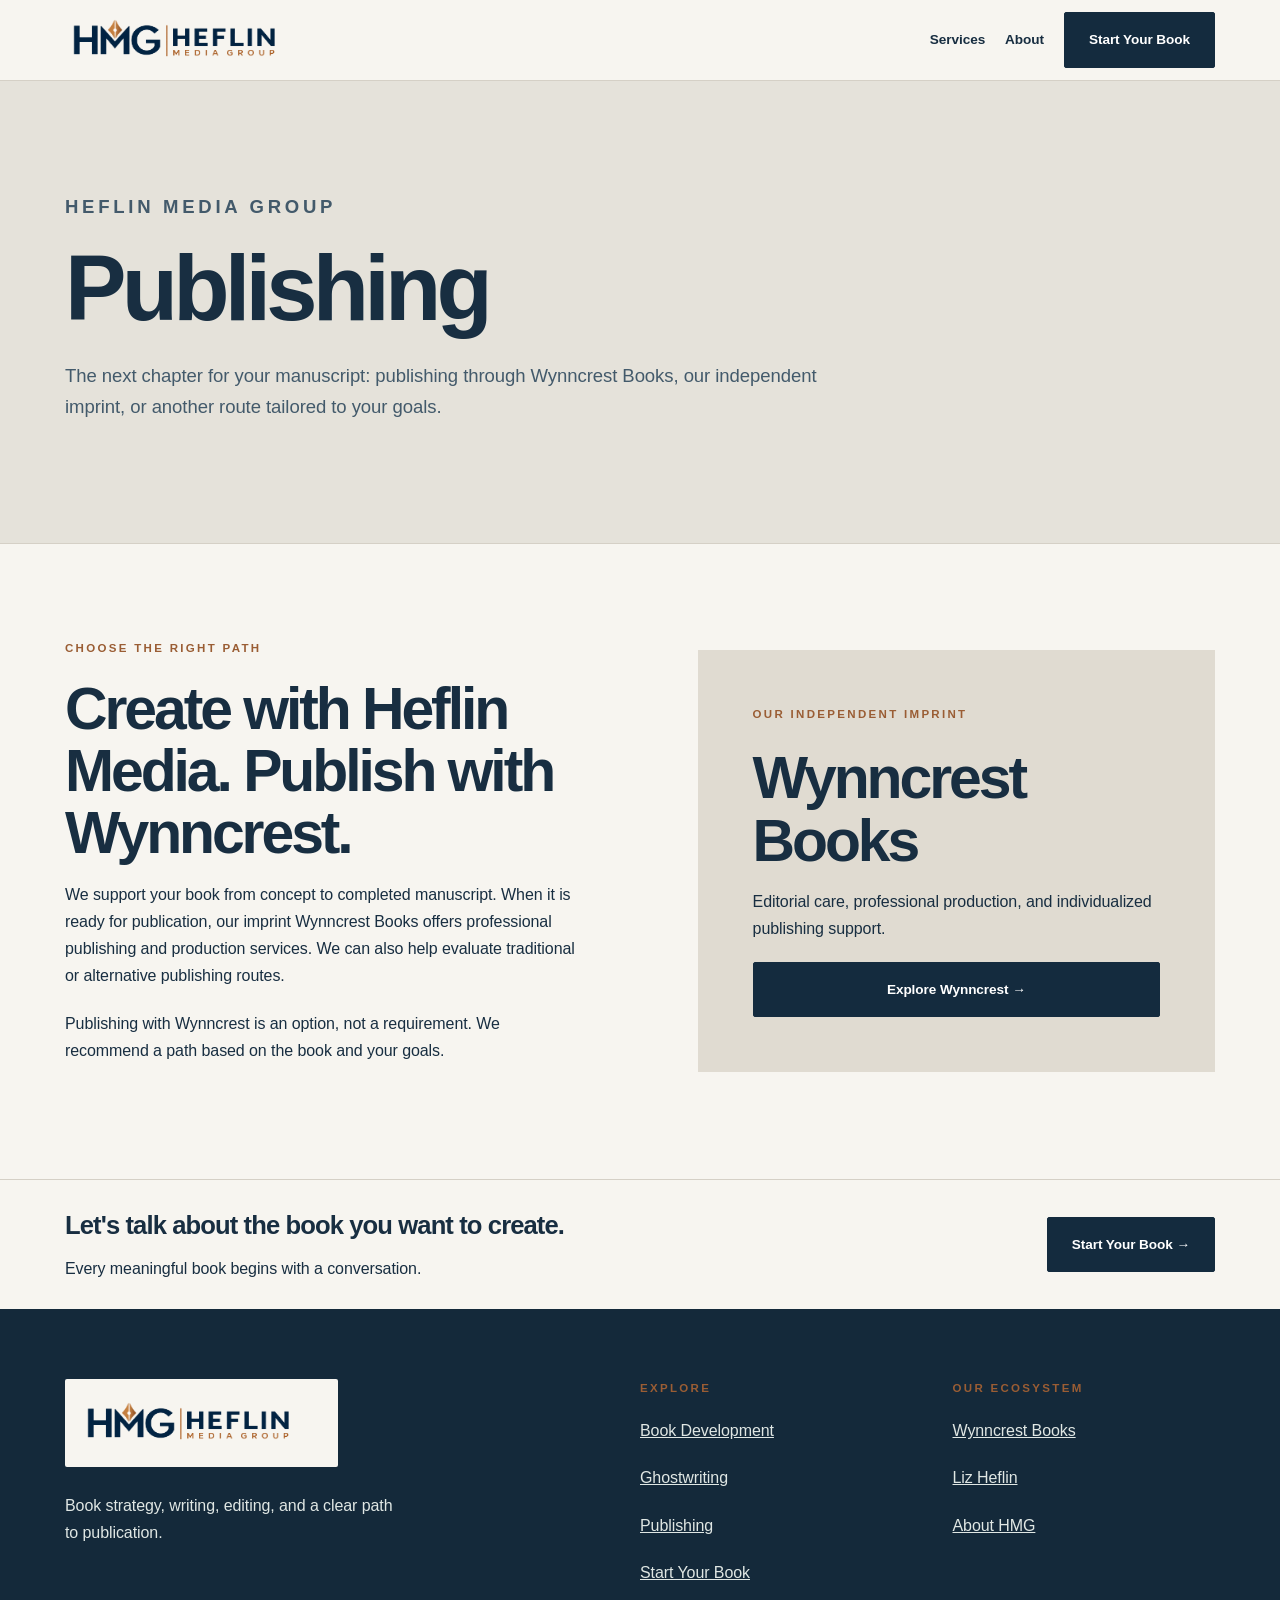
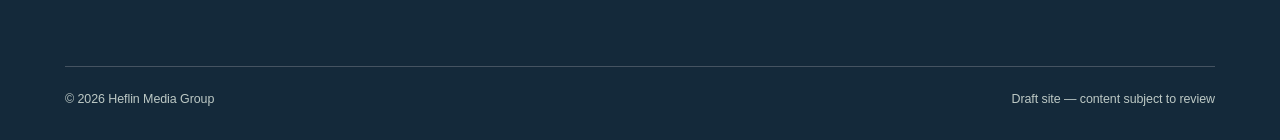
<file: publishing.html>
<!doctype html><html lang="en"><head><meta charset="utf-8"><meta name="viewport" content="width=device-width,initial-scale=1"><meta name="theme-color" content="#132a40"><meta name="robots" content="index,follow,max-image-preview:large"><title>Publishing Pathways & Wynncrest Books | Heflin Media Group</title><meta name="description" content="Explore publishing options for your completed manuscript, including Wynncrest Books, the independent publishing imprint of Heflin Media Group."><link rel="canonical" href="https://heflinmedia.com/publishing.html"><meta property="og:type" content="website"><meta property="og:site_name" content="Heflin Media Group"><meta property="og:title" content="Publishing Pathways & Wynncrest Books | Heflin Media Group"><meta property="og:description" content="Explore publishing options for your completed manuscript, including Wynncrest Books, the independent publishing imprint of Heflin Media Group."><meta property="og:url" content="https://heflinmedia.com/publishing.html"><meta property="og:image" content="https://heflinmedia.com/images/hmg-web.png"><meta name="twitter:card" content="summary"><script type="application/ld+json">{"@context":"https://schema.org","@graph":[{"@type":"Organization","@id":"https://heflinmedia.com/#organization","name":"Heflin Media Group","url":"https://heflinmedia.com/","logo":"https://heflinmedia.com/images/hmg-web.png","founder":{"@type":"Person","name":"Liz Heflin"},"subOrganization":{"@type":"Organization","name":"Wynncrest Books","url":"https://wynncrestbooks.com/"}},{"@type":"WebPage","@id":"https://heflinmedia.com/publishing.html#webpage","url":"https://heflinmedia.com/publishing.html","name":"Publishing Pathways & Wynncrest Books | Heflin Media Group","description":"Explore publishing options for your completed manuscript, including Wynncrest Books, the independent publishing imprint of Heflin Media Group.","about":{"@id":"https://heflinmedia.com/#organization"},"isPartOf":{"@type":"WebSite","@id":"https://heflinmedia.com/#website","url":"https://heflinmedia.com/","name":"Heflin Media Group"}}]}</script><link rel="stylesheet" href="assets/css/style.css"><script src="assets/js/site.js" defer></script><link rel="icon" type="image/png" href="images/hmg-icon.png"><link rel="apple-touch-icon" href="images/hmg-icon.png"></head><body data-page="publishing"><header class="site-header"><div class="container nav"><a class="brand-logo" href="index.html" aria-label="Heflin Media Group home"><img src="images/hmg-web.png" alt="Heflin Media Group" width="240" height="80"></a><nav class="navlinks" aria-label="Main navigation"><a href="index.html">Home</a><a href="book-development.html">Book Development</a><a href="ghostwriting.html">Ghostwriting</a><a href="publishing.html">Publishing</a><a href="about.html">About</a><a href="contact.html">Start Your Book</a></nav></div></header><main><section class="pagehero"><div class="container"><p class="eyebrow">Heflin Media Group</p><h1>Publishing</h1><p>The next chapter for your manuscript: publishing through Wynncrest Books, our independent imprint, or another route tailored to your goals.</p></div></section><section class="section"><div class="container split"><div><p class="eyebrow">Choose the right path</p><h2>Create with Heflin Media. Publish with Wynncrest.</h2><p>We support your book from concept to completed manuscript. When it is ready for publication, our imprint Wynncrest Books offers professional publishing and production services. We can also help evaluate traditional or alternative publishing routes.</p><p>Publishing with Wynncrest is an option, not a requirement. We recommend a path based on the book and your goals.</p></div><div class="feature-panel"><p class="eyebrow">Our independent imprint</p><h2>Wynncrest Books</h2><p>Editorial care, professional production, and individualized publishing support.</p><a class="button" href="https://www.wynncrestbooks.com/">Explore Wynncrest →</a></div></div></section><section class="strip"><div class="container"><h3>Let's talk about the book you want to create.</h3><a href="contact.html" class="button">Start Your Book →</a></div></section></main><footer class="footer"><div class="container"><p>Heflin Media Group · Book strategy, writing, editing, and a clear path to publication.</p><p><a href="https://wynncrestbooks.com/">Wynncrest Books</a> · <a href="contact.html">Contact</a></p></div></footer></body></html>
</file>
<file: assets/css/style.css>
:root{--ink:#203130;--deep:#233b3a;--cream:#f5f3ed;--paper:#fffefa;--accent:#9a6848;--muted:#61706d;--line:#dedbd4}*{box-sizing:border-box}html{scroll-behavior:smooth}body{margin:0;background:var(--paper);color:var(--ink);font:16px/1.7 system-ui,-apple-system,Segoe UI,sans-serif}h1,h2,h3,.wordmark{font-family:Georgia,serif;font-weight:400;line-height:1.12}h1{font-size:clamp(3.3rem,6vw,6.5rem);letter-spacing:-.045em;margin:0 0 1.5rem}h2{font-size:clamp(2.2rem,4vw,4rem);letter-spacing:-.035em;margin:.2rem 0 1rem}h3{font-size:1.6rem;margin:.3rem 0 1rem}p{margin:0 0 1.25rem}a{color:inherit}a:hover{color:var(--accent)}.container{width:min(1150px,calc(100% - 48px));margin:auto}.narrow{max-width:800px}.eyebrow{text-transform:uppercase;letter-spacing:.17em;font-size:.72rem;font-weight:700;color:var(--accent);margin-bottom:1.2rem}.site-header{position:sticky;top:0;z-index:20;background:rgba(255,254,250,.97);border-bottom:1px solid var(--line)}.nav{display:flex;align-items:center;justify-content:space-between;gap:2rem;min-height:86px}.wordmark{font-size:1.55rem;text-decoration:none;white-space:nowrap;letter-spacing:-.045em}.wordmark span{display:block;font:600 .57rem/1.1 system-ui;letter-spacing:.24em;text-transform:uppercase;margin-top:6px;color:var(--accent)}.navlinks{display:flex;align-items:center;gap:1.5rem}.navlinks a{font-size:.85rem;text-decoration:none;font-weight:600}.navlinks a[aria-current=page]{color:var(--accent)}.button{display:inline-flex;align-items:center;justify-content:center;padding:14px 24px;background:var(--deep);color:white!important;text-decoration:none;font-weight:650;font-size:.85rem;border:1px solid var(--deep);transition:.2s}.button:hover{background:var(--accent);border-color:var(--accent)}.button.light{background:transparent;color:var(--ink)!important;border-color:#b6b9b3}.button.light:hover{background:var(--cream)}.menu-button{display:none;background:none;border:1px solid var(--line);padding:9px 12px;font:inherit}.hero{background:var(--cream);padding:115px 0;border-bottom:1px solid var(--line)}.hero-grid{display:grid;grid-template-columns:1.45fr .55fr;gap:8vw;align-items:center}.lede{font-size:1.2rem;color:#526260;max-width:680px}.hero-aside{border-left:1px solid #bdc2bb;padding-left:28px;font:italic 1.45rem/1.6 Georgia,serif;color:#516562}.buttonrow{display:flex;gap:12px;flex-wrap:wrap;margin-top:32px}.section{padding:95px 0}.section.alt{background:var(--cream)}.section.dark{background:var(--deep);color:white}.section.dark p{color:#d2ddda}.intro{max-width:745px;margin-bottom:48px}.intro p,.card p,.pagehero p{color:var(--muted)}.cards{display:grid;grid-template-columns:repeat(3,minmax(0,1fr));gap:20px}.card{border:1px solid var(--line);padding:34px;background:var(--paper);display:flex;flex-direction:column;min-height:290px}.card .index{font:600 .75rem system-ui;letter-spacing:.13em;color:var(--accent);margin-bottom:38px}.card p{flex:1}.textlink{font-size:.85rem;text-transform:uppercase;letter-spacing:.08em;font-weight:700;text-decoration:none;border-bottom:1px solid var(--accent);width:max-content;padding-bottom:4px}.split{display:grid;grid-template-columns:1fr 1fr;gap:9vw;align-items:center}.feature-panel{background:#e8e5de;padding:55px;min-height:300px;display:flex;flex-direction:column;justify-content:center}.feature-panel blockquote{font:italic 2rem/1.4 Georgia,serif;margin:0}.feature-panel small{display:block;margin-top:30px;letter-spacing:.08em;text-transform:uppercase}.footer{background:#172b2a;color:#e0e7e4;padding:70px 0 30px}.footer-grid{display:grid;grid-template-columns:2fr 1fr 1fr;gap:50px}.footer a{color:#e0e7e4}.footer .wordmark{color:white}.footer-bottom{border-top:1px solid #4d6560;margin-top:60px;padding-top:22px;display:flex;justify-content:space-between;color:#bdc9c5;font-size:.78rem}.pagehero{background:var(--cream);padding:100px 0 80px;border-bottom:1px solid var(--line)}.pagehero p{max-width:770px;font-size:1.16rem}.bullets{padding-left:1.1rem}.bullets li{padding:.3rem 0}.strip{border-top:1px solid var(--line);padding:26px 0}.strip .container{display:flex;align-items:center;justify-content:space-between;gap:20px}.fine{font-size:.85rem;color:var(--muted)}.form-grid{display:grid;grid-template-columns:1fr 1fr;gap:18px}.field{display:flex;flex-direction:column;gap:7px;font-weight:600;font-size:.85rem}.field.full{grid-column:1/-1}input,select,textarea{font:inherit;padding:13px;border:1px solid #b8c0bc;background:white;border-radius:0;width:100%}textarea{min-height:150px}.form-note{padding:25px;border-left:3px solid var(--accent);background:var(--cream)}@media(max-width:900px){.cards,.hero-grid,.split,.footer-grid{grid-template-columns:1fr}.hero-grid,.split,.footer-grid{gap:36px}.navlinks{position:absolute;display:none;flex-direction:column;align-items:stretch;top:85px;left:0;right:0;padding:25px 24px;background:var(--paper);border-bottom:1px solid var(--line)}.navlinks.is-open{display:flex}.menu-button{display:block}.hero{padding:85px 0}.section{padding:70px 0}}@media(max-width:560px){.container{width:calc(100% - 32px)}.nav{min-height:74px}.navlinks{top:73px}.wordmark{font-size:1.28rem}.pagehero{padding:65px 0}.form-grid{grid-template-columns:1fr}.footer-bottom,.strip .container{align-items:flex-start;flex-direction:column}.feature-panel{padding:30px;min-height:250px}}
/* Agency identity v2: HMG is intentionally distinct from the Wynncrest imprint. */
:root{--ink:#152b42;--deep:#132a40;--cream:#f0f3f4;--paper:#fff;--accent:#a97550;--muted:#576773;--line:#d8e0e3}
body{font-family:Arial,Helvetica,sans-serif;letter-spacing:-.005em}
h1,h2,h3,.wordmark{font-family:Arial,Helvetica,sans-serif;font-weight:600;letter-spacing:-.052em}
h1{font-size:clamp(3.6rem,7.2vw,7.2rem);line-height:1.02;max-width:860px}
h2{font-size:clamp(2.3rem,4.6vw,4.7rem);line-height:1.06}
h3{letter-spacing:-.035em}
.wordmark{font-size:1.42rem;font-weight:850;letter-spacing:-.07em}
.wordmark span{font-family:Arial,Helvetica,sans-serif;font-size:.59rem;letter-spacing:.20em}
.eyebrow{color:#9a5d34;letter-spacing:.2em}
.nav{min-height:80px}.navlinks{gap:1.25rem}.navlinks a{font-weight:650}
.button{font-weight:700;background:var(--deep);border-radius:2px;padding:15px 24px}.button:hover{background:#31536e;border-color:#31536e}
.agency-hero{background:#e9eff2;position:relative;overflow:hidden;padding:135px 0}
.agency-hero:before{content:"";position:absolute;width:47vw;height:47vw;border:1px solid rgba(20,43,66,.10);border-radius:50%;right:-15vw;top:-13vw}
.agency-hero:after{content:"";position:absolute;width:35vw;height:35vw;border:1px solid rgba(20,43,66,.14);border-radius:50%;right:-8vw;top:-8vw}
.agency-hero .container{position:relative;z-index:1}
.hero-grid{grid-template-columns:minmax(0,1.65fr) minmax(235px,.55fr);gap:6vw}
.hero-aside{border:0;background:var(--deep);color:white;min-height:400px;padding:35px;display:flex;flex-direction:column;align-items:flex-start;justify-content:center;gap:9px;box-shadow:20px 20px 0 #bccbd3;font-family:Arial,Helvetica,sans-serif;font-style:normal}
.diagram-label{font:700 .68rem Arial,sans-serif;letter-spacing:.18em;color:#b4cbd6;margin-bottom:25px}
.hero-aside .journey-line{font-size:clamp(1.25rem,2vw,2rem);font-weight:750;letter-spacing:-.04em}
.hero-aside .last{color:#e4bb8f}
.hero-aside em{font-style:normal;font-size:1.25rem;color:#8aa7b6}
.lede{color:#435a6b;font-size:1.16rem;line-height:1.8;max-width:700px}
.card{border-color:#dbe3e8;box-shadow:0 6px 18px rgba(19,42,64,.03);min-height:310px}
.card .index{color:#a06c48}
.services-section .cards .card:hover{border-color:#9fb1bc;transform:translateY(-3px);transition:.2s}
.feature-panel{background:#dfe7eb}.feature-panel blockquote{font:600 1.9rem/1.45 Arial,sans-serif;letter-spacing:-.045em}
.section.dark{background:#142d43}.publishing-bridge .feature-panel{background:#fff;color:#183246!important;min-height:330px}
.publishing-bridge .feature-panel p{color:#576773}
.publishing-bridge .feature-panel h2{font-family:Georgia,serif;font-weight:400;letter-spacing:-.05em}
.publishing-bridge .feature-panel .textlink{color:#173047}
.button-inverse{background:#fff!important;color:#173047!important;border-color:#fff!important}
.pagehero{background:#e9eff2;padding:110px 0 100px}
.pagehero h1{max-width:850px}.pagehero p{color:#435a6b}
.footer{background:#0d2235}
@media(max-width:900px){.agency-hero{padding:85px 0}.hero-grid{grid-template-columns:1fr}.hero-aside{min-height:240px;max-width:480px;box-shadow:12px 12px 0 #bccbd3}.navlinks{background:white}}
@media(max-width:560px){h1{font-size:clamp(3.05rem,12vw,4.5rem)}.agency-hero{padding:75px 0}.hero-aside{padding:27px}.hero-aside .diagram-label{margin-bottom:10px}.nav{min-height:74px}}

/* HMG brand asset in the global navigation and footer */
.brand-logo{display:inline-flex;align-items:center;justify-content:flex-start;flex:none;text-decoration:none;line-height:0}
.brand-logo img{display:block;width:230px;height:auto;max-height:68px;object-fit:contain;object-position:left center}
.brand-logo-footer{background:#fff;padding:8px 14px;width:max-content;max-width:100%;border-radius:2px}
.brand-logo-footer img{width:220px;max-width:100%}
@media(max-width:1020px){.brand-logo img{width:195px;max-height:62px}.navlinks{gap:.85rem}.navlinks a{font-size:.8rem}}
@media(max-width:560px){.brand-logo img{width:173px;max-height:58px}.brand-logo-footer img{width:200px}}

/* Shared Airtable inquiry form */
.hmg-inquiry-embed{width:100%;border:1px solid var(--line);background:#fff;min-height:535px;overflow:hidden}
.hmg-airtable-form{display:block;width:100%;height:560px;border:0;background:transparent}
@media(max-width:640px){.hmg-airtable-form{height:650px}}

/* Publishing imprint card: high-contrast, readable on navy section */
.publishing-bridge .wynncrest-panel{background:#f7f5ee!important;color:#173047!important;border:1px solid #e0ddd2}
.publishing-bridge .wynncrest-panel .eyebrow{color:#82512c!important}
.publishing-bridge .wynncrest-panel h2{color:#173047!important}
.publishing-bridge .wynncrest-panel p{color:#394e5a!important}
.publishing-bridge .wynncrest-panel .textlink{color:#173047!important;border-bottom-color:#a97550!important}

/* Warm editorial refresh — HMG, October 2026 */
:root{--ink:#182e41;--deep:#142b3e;--cream:#e8e5dd;--paper:#f7f5f0;--accent:#ab784d;--muted:#50606a;--line:#d5d0c6}
body{background:var(--paper);color:var(--ink)}
.site-header{background:rgba(247,245,240,.98)}
.agency-hero,.pagehero{background:#e5e2da}
.agency-hero:before,.agency-hero:after{border-color:rgba(112,84,62,.14)}
.section.alt{background:#ebe8e1}
.card{background:#faf9f5;border-color:#dbd6cc;box-shadow:0 12px 35px rgba(27,36,43,.045)}
.card:hover{box-shadow:0 18px 40px rgba(27,36,43,.085)}
.hero-aside{background:#182e41;box-shadow:17px 17px 0 #c8b9a5}
.section.dark,.footer{background:#14293a}
.feature-panel{background:#e0dbd1}
.footer-bottom{border-color:#455361}
.editorial-photo{margin:0;min-height:340px;overflow:hidden;background:#263445;box-shadow:16px 16px 0 #d6c6b1}
.editorial-photo img{display:block;width:100%;height:100%;min-height:340px;max-height:520px;object-fit:cover}
.about-visual{background:#eee9df}
.about-visual img{display:block;width:100%;height:auto;aspect-ratio:3/2;object-fit:cover}
.about-visual p{padding:22px 26px;margin:0;font-size:.96rem;color:#344954}
.about-visual a{color:#704925;text-underline-offset:4px}
.brand-logo img{width:245px;max-height:72px}
.brand-logo-footer{background:#f7f5f0}
@media(max-width:900px){.editorial-photo{box-shadow:10px 10px 0 #d6c6b1}.brand-logo img{width:200px;max-height:62px}}
@media(max-width:560px){.brand-logo img{width:178px;max-height:56px}.editorial-photo,.editorial-photo img{min-height:245px}}

/* Social proof: warm, concise, and closely tied to inquiry decisions */
.testimonial-band{padding:58px 0;background:#ded9ce;border-block:1px solid #ccc4b5}
.testimonial-band-inner{max-width:1000px}
.testimonial-band blockquote{font-size:clamp(1.4rem,2.25vw,2.15rem);font-weight:500;letter-spacing:-.025em;line-height:1.46;margin:14px 0 18px;max-width:940px}
.testimonial-credit{font-size:.85rem;font-weight:750;letter-spacing:.015em;margin:0}
.testimonial-credit span,.testimonial-card figcaption span{font-weight:400;color:#5f6b6f}
.testimonial-inline{margin-top:30px;border-left:3px solid #b38558;padding:13px 0 13px 22px}
.testimonial-inline blockquote{font:italic 1.14rem/1.65 Georgia,serif;letter-spacing:normal;margin:7px 0 12px}
.inquiry-layout{display:grid;grid-template-columns:minmax(0,.8fr) minmax(0,1.2fr);gap:34px;align-items:start}
.inquiry-layout .hmg-inquiry-embed{min-width:0}
.form-testimonial{background:#e6e0d6;padding:35px;min-height:360px;border-top:4px solid #b38558}
.form-testimonial blockquote{font:italic clamp(1.28rem,2vw,1.65rem)/1.6 Georgia,serif;margin:18px 0}
.testimonial-reassurance{margin-top:30px;padding-top:23px;border-top:1px solid #c7beaf;font-size:.9rem}
.testimonial-reassurance p{margin:8px 0 0;color:#50606a}
.testimonial-pair{display:grid;grid-template-columns:1fr 1fr;gap:22px}
.testimonial-card{margin:0;background:#f8f6f1;padding:35px;border:1px solid var(--line)}
.testimonial-card blockquote{font:italic 1.28rem/1.55 Georgia,serif;margin:0 0 25px}
.testimonial-card figcaption{font-size:.86rem;font-weight:700}
@media(max-width:800px){.inquiry-layout,.testimonial-pair{grid-template-columns:1fr}.form-testimonial{min-height:0}.testimonial-band{padding:45px 0}}
@media(max-width:560px){.form-testimonial,.testimonial-card{padding:25px}.testimonial-band blockquote{font-size:1.32rem}}

/* Manual controls for the homepage testimonial rotation */
.testimonial-rotator{min-height:225px}
.testimonial-rotator-head{display:flex;align-items:center;justify-content:space-between;gap:16px}
.testimonial-controls{display:flex;align-items:center;gap:13px;flex:none}
.testimonial-controls button{border:1px solid #b6aa99;background:transparent;color:var(--ink);width:38px;height:38px;border-radius:50%;font:600 1.15rem Arial,sans-serif;cursor:pointer}
.testimonial-controls button:hover,.testimonial-controls button:focus-visible{background:#203649;color:white;outline-offset:2px}
.testimonial-count{font-size:.73rem;color:#52616b;min-width:35px;text-align:center}
@media(max-width:600px){.testimonial-rotator{min-height:320px}.testimonial-rotator-head{align-items:flex-start;flex-wrap:wrap}}
</file>
